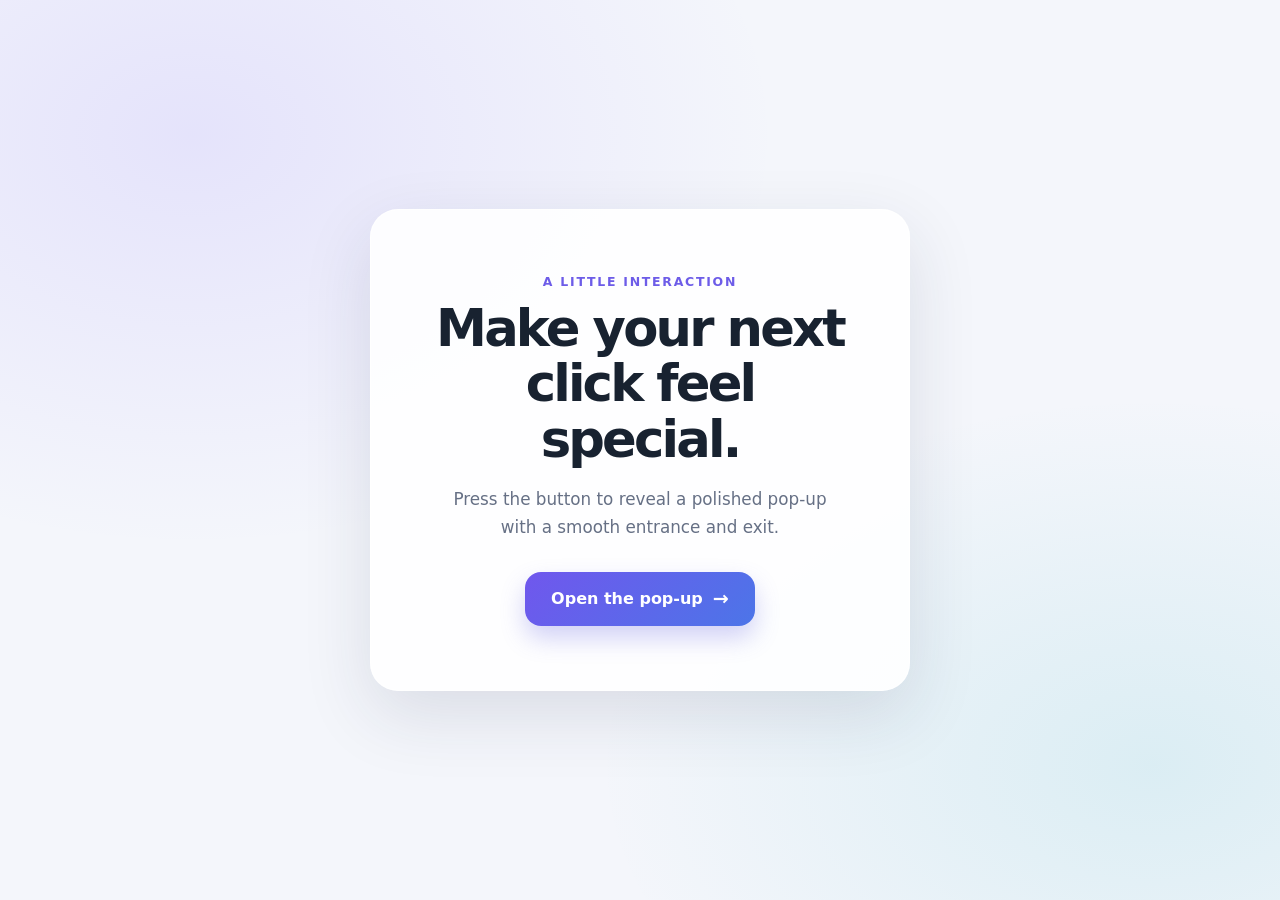
<file: index.html>
<!DOCTYPE html>
<html lang="en">
<head>
    <meta charset="UTF-8">
    <meta name="viewport" content="width=device-width, initial-scale=1.0">
    <meta name="theme-color" content="#f4f6fb">
    <title>Button Pop-up Demo</title>
    <style>
        :root {
            color-scheme: light;
            font-family: Inter, ui-sans-serif, system-ui, -apple-system, BlinkMacSystemFont, "Segoe UI", sans-serif;
            color: #182230;
            background: #f4f6fb;
            font-synthesis: none;
            text-rendering: optimizeLegibility;
        }

        * {
            box-sizing: border-box;
        }

        body {
            min-height: 100vh;
            margin: 0;
            display: grid;
            place-items: center;
            padding: 24px;
            background:
                radial-gradient(ellipse at 15% 15%, rgba(119, 91, 255, 0.12), transparent 38%),
                radial-gradient(ellipse at 90% 85%, rgba(38, 174, 190, 0.12), transparent 34%),
                #f4f6fb;
        }

        .card {
            width: min(100%, 540px);
            padding: clamp(32px, 7vw, 64px);
            text-align: center;
            background: rgba(255, 255, 255, 0.88);
            border: 1px solid rgba(255, 255, 255, 0.9);
            border-radius: 28px;
            box-shadow: 0 24px 70px rgba(35, 45, 75, 0.12);
            animation: card-enter 700ms cubic-bezier(0.2, 0.8, 0.2, 1) both;
        }

        .eyebrow {
            margin: 0 0 12px;
            color: #6d5ce8;
            font-size: 0.78rem;
            font-weight: 750;
            letter-spacing: 0.14em;
            text-transform: uppercase;
        }

        h1 {
            margin: 0;
            font-size: clamp(2rem, 6vw, 3.2rem);
            letter-spacing: -0.055em;
            line-height: 1.08;
        }

        .intro {
            max-width: 36ch;
            margin: 18px auto 30px;
            color: #667085;
            font-size: 1.05rem;
            line-height: 1.7;
        }

        .open-button,
        .close-button {
            display: inline-flex;
            align-items: center;
            justify-content: center;
            gap: 10px;
            min-height: 54px;
            padding: 0 26px;
            border: 0;
            border-radius: 16px;
            color: #fff;
            font: inherit;
            font-weight: 700;
            cursor: pointer;
            transition: transform 180ms ease, box-shadow 180ms ease, background-color 180ms ease;
        }

        .open-button {
            background: linear-gradient(135deg, #7057ed, #4c75e8);
            box-shadow: 0 12px 24px rgba(92, 94, 224, 0.28);
        }

        .open-button:hover {
            transform: translateY(-3px);
            box-shadow: 0 16px 30px rgba(92, 94, 224, 0.36);
        }

        .open-button:active,
        .close-button:active {
            transform: translateY(0) scale(0.98);
        }

        .open-button:focus-visible,
        .close-button:focus-visible,
        .dialog-close:focus-visible {
            outline: 3px solid #a99cff;
            outline-offset: 4px;
        }

        .open-button .arrow {
            font-size: 1.2rem;
            transition: transform 180ms ease;
        }

        .open-button:hover .arrow {
            transform: translateX(4px);
        }

        .popup {
            width: min(440px, calc(100% - 32px));
            max-width: none;
            max-height: calc(100% - 32px);
            padding: 0;
            overflow: visible;
            color: inherit;
            background: transparent;
            border: 0;
        }

        .popup::backdrop {
            background: rgba(22, 27, 45, 0.48);
            backdrop-filter: blur(7px);
        }

        .popup[open] {
            animation: popup-enter 360ms cubic-bezier(0.2, 0.85, 0.25, 1) both;
        }

        .popup[open]::backdrop {
            animation: backdrop-enter 260ms ease-out both;
        }

        .popup.is-closing {
            animation: popup-exit 220ms ease-in both;
        }

        .popup.is-closing::backdrop {
            animation: backdrop-exit 220ms ease-in both;
        }

        .popup-content {
            position: relative;
            padding: 42px 36px 36px;
            text-align: center;
            background: #fff;
            border: 1px solid rgba(255, 255, 255, 0.85);
            border-radius: 26px;
            box-shadow: 0 30px 90px rgba(12, 20, 45, 0.28);
        }

        .dialog-close {
            position: absolute;
            top: 14px;
            right: 14px;
            display: grid;
            width: 38px;
            height: 38px;
            place-items: center;
            padding: 0;
            color: #697386;
            background: #f2f4f8;
            border: 0;
            border-radius: 12px;
            font-size: 1.35rem;
            line-height: 1;
            cursor: pointer;
            transition: color 160ms ease, background-color 160ms ease, transform 160ms ease;
        }

        .dialog-close:hover {
            color: #182230;
            background: #e8eaf2;
            transform: rotate(90deg);
        }

        .success-icon {
            display: grid;
            width: 72px;
            height: 72px;
            margin: 0 auto 22px;
            place-items: center;
            color: #fff;
            background: linear-gradient(145deg, #36c99b, #20a886);
            border-radius: 23px;
            box-shadow: 0 12px 26px rgba(32, 168, 134, 0.24);
            font-size: 2rem;
            animation: icon-pop 500ms 120ms cubic-bezier(0.2, 1.5, 0.4, 1) both;
        }

        .popup h2 {
            margin: 0;
            font-size: 1.8rem;
            letter-spacing: -0.04em;
        }

        .popup p {
            margin: 12px 0 26px;
            color: #667085;
            line-height: 1.65;
        }

        .close-button {
            width: 100%;
            background: #202b45;
        }

        .close-button:hover {
            background: #344261;
            box-shadow: 0 10px 22px rgba(32, 43, 69, 0.18);
        }

        @keyframes card-enter {
            from { opacity: 0; transform: translateY(18px); }
            to { opacity: 1; transform: translateY(0); }
        }

        @keyframes popup-enter {
            from { opacity: 0; transform: translateY(18px) scale(0.94); }
            to { opacity: 1; transform: translateY(0) scale(1); }
        }

        @keyframes popup-exit {
            to { opacity: 0; transform: translateY(10px) scale(0.97); }
        }

        @keyframes backdrop-enter {
            from { opacity: 0; }
            to { opacity: 1; }
        }

        @keyframes backdrop-exit {
            to { opacity: 0; }
        }

        @keyframes icon-pop {
            from { opacity: 0; transform: scale(0.65) rotate(-12deg); }
            to { opacity: 1; transform: scale(1) rotate(0); }
        }

        @media (max-width: 480px) {
            .popup-content {
                padding: 40px 24px 26px;
            }
        }

        @media (prefers-reduced-motion: reduce) {
            *,
            *::before,
            *::after {
                scroll-behavior: auto !important;
                animation-duration: 0.01ms !important;
                animation-iteration-count: 1 !important;
                transition-duration: 0.01ms !important;
            }
        }
    </style>
</head>
<body>
    <main class="card">
        <p class="eyebrow">A little interaction</p>
        <h1>Make your next click feel special.</h1>
        <p class="intro">Press the button to reveal a polished pop-up with a smooth entrance and exit.</p>
        <button class="open-button" id="openPopup" type="button" aria-haspopup="dialog" aria-controls="popup">
            Open the pop-up <span class="arrow" aria-hidden="true">→</span>
        </button>
    </main>

    <dialog class="popup" id="popup" aria-labelledby="popupTitle" aria-describedby="popupDescription">
        <div class="popup-content">
            <button class="dialog-close" id="closeIcon" type="button" aria-label="Close pop-up">×</button>
            <div class="success-icon" aria-hidden="true">✓</div>
            <h2 id="popupTitle">You made it!</h2>
            <p id="popupDescription">Your button is working beautifully. This pop-up is ready for your own message or next step.</p>
            <button class="close-button" id="closePopup" type="button">Sounds good</button>
        </div>
    </dialog>

    <script src="button-pop.js" defer></script>
</body>
</html>
</file>
